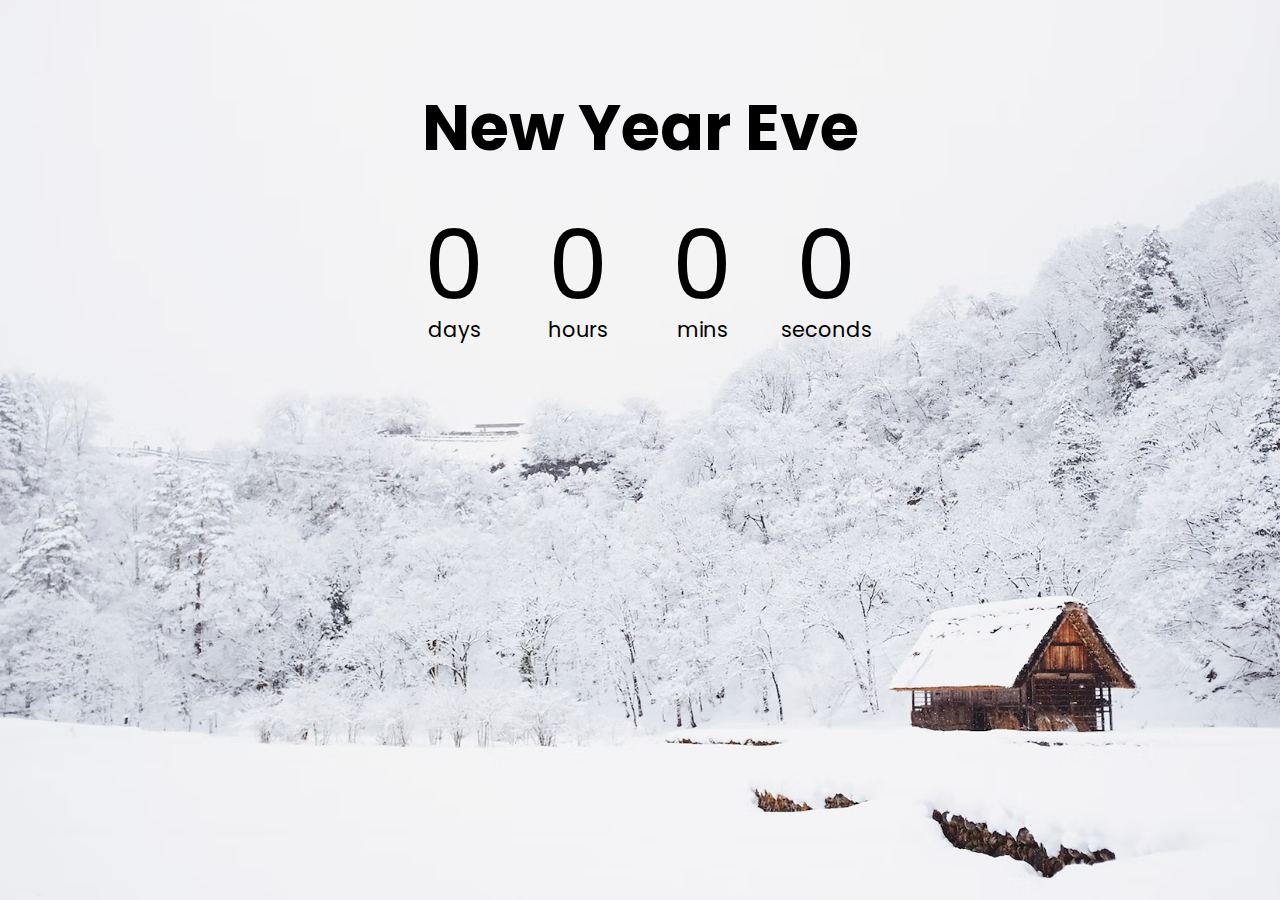
<file: 01 - Countdown - timer/index.html>
<!DOCTYPE html>
<html lang="en">
  <head>
    <meta charset="UTF-8" />
    <meta http-equiv="X-UA-Compatible" content="IE=edge" />
    <meta name="viewport" content="width=device-width, initial-scale=1.0" />
    <link rel="stylesheet" href="style.css" />
    <title>Countdown Timer</title>
  </head>
  <body>
    <h1>New Year Eve</h1>

    <div class="countdown-container">
      <div class="countdown-el days-c">
        <p class="big-text" id="days">0</p>
        <span>days</span>
      </div>
      <div class="countdown-el hours-c">
        <p class="big-text" id="hours">0</p>
        <span>hours</span>
      </div>
      <div class="countdown-el mins-c">
        <p class="big-text" id="mins">0</p>
        <span>mins</span>
      </div>
      <div class="countdown-el seconds-c">
        <p class="big-text" id="seconds">0</p>
        <span>seconds</span>
      </div>
    </div>
    <script src="script.js"></script>
  </body>
</html>
</file>
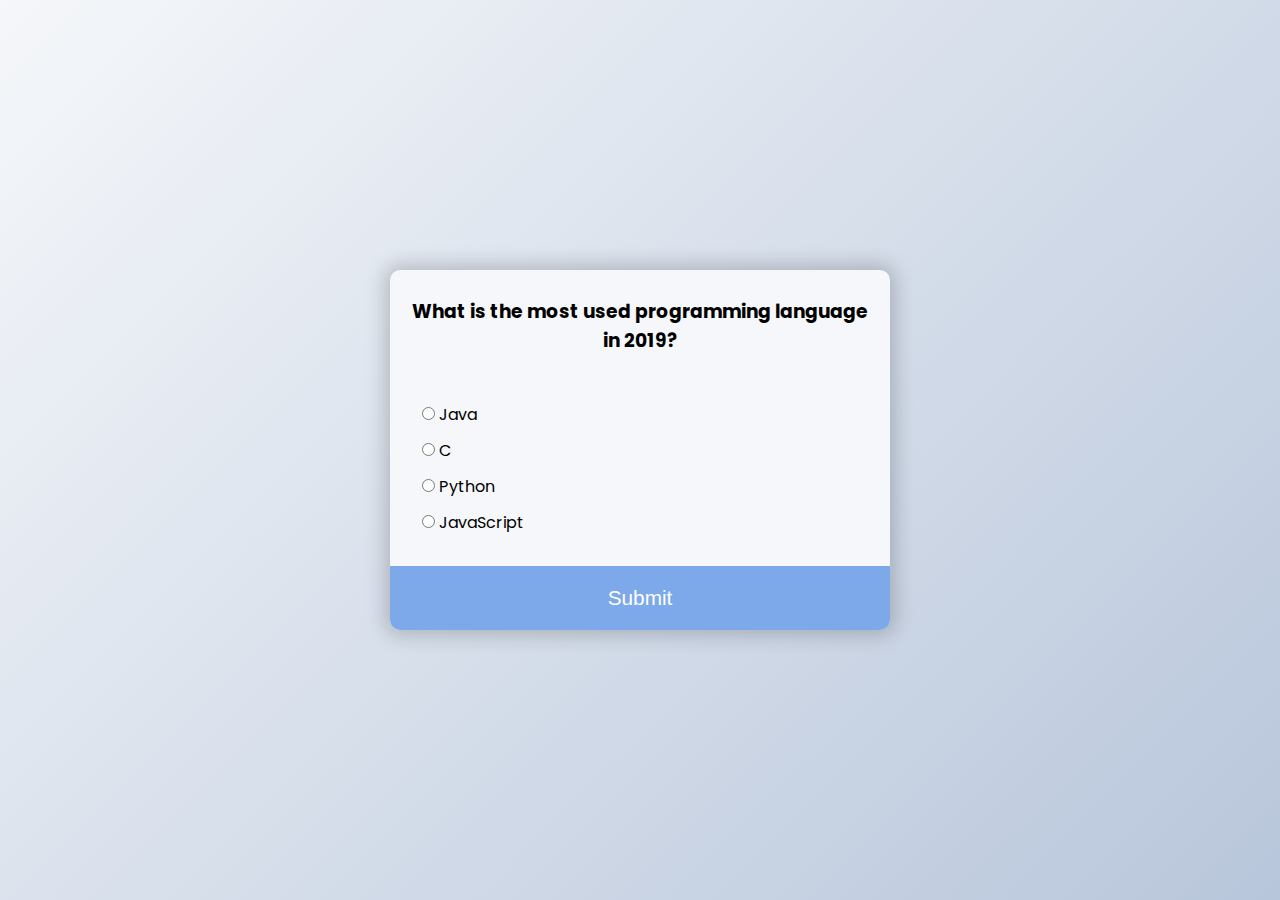
<file: 02 - Quiz app/index.html>
<!DOCTYPE html>
<html lang="en">
  <head>
    <meta charset="UTF-8" />
    <meta http-equiv="X-UA-Compatible" content="IE=edge" />
    <meta name="viewport" content="width=device-width, initial-scale=1.0" />
    <link rel="stylesheet" href="style.css" />
    <title>Quiz app</title>
  </head>
  <body>
    <div class="quiz-container" id="quiz">
      <div class="quiz-header">
        <h3 id="question">Question Text?</h3>
        <ul>
          <li>
            <input type="radio" name="answer" class="answer" id="a" />
            <label for="a" id="a_text">answer a</label>
          </li>
          <li>
            <input type="radio" name="answer" class="answer" id="b" />
            <label for="b" id="b_text">answer b</label>
          </li>
          <li>
            <input type="radio" name="answer" class="answer" id="c" />
            <label for="c" id="c_text">answer c</label>
          </li>
          <li>
            <input type="radio" name="answer" class="answer" id="d" />
            <label for="d" id="d_text">answer d</label>
          </li>
        </ul>
      </div>
      <button class="btn" id="submit">Submit</button>
    </div>
    <script src="script.js"></script>
  </body>
</html>
</file>
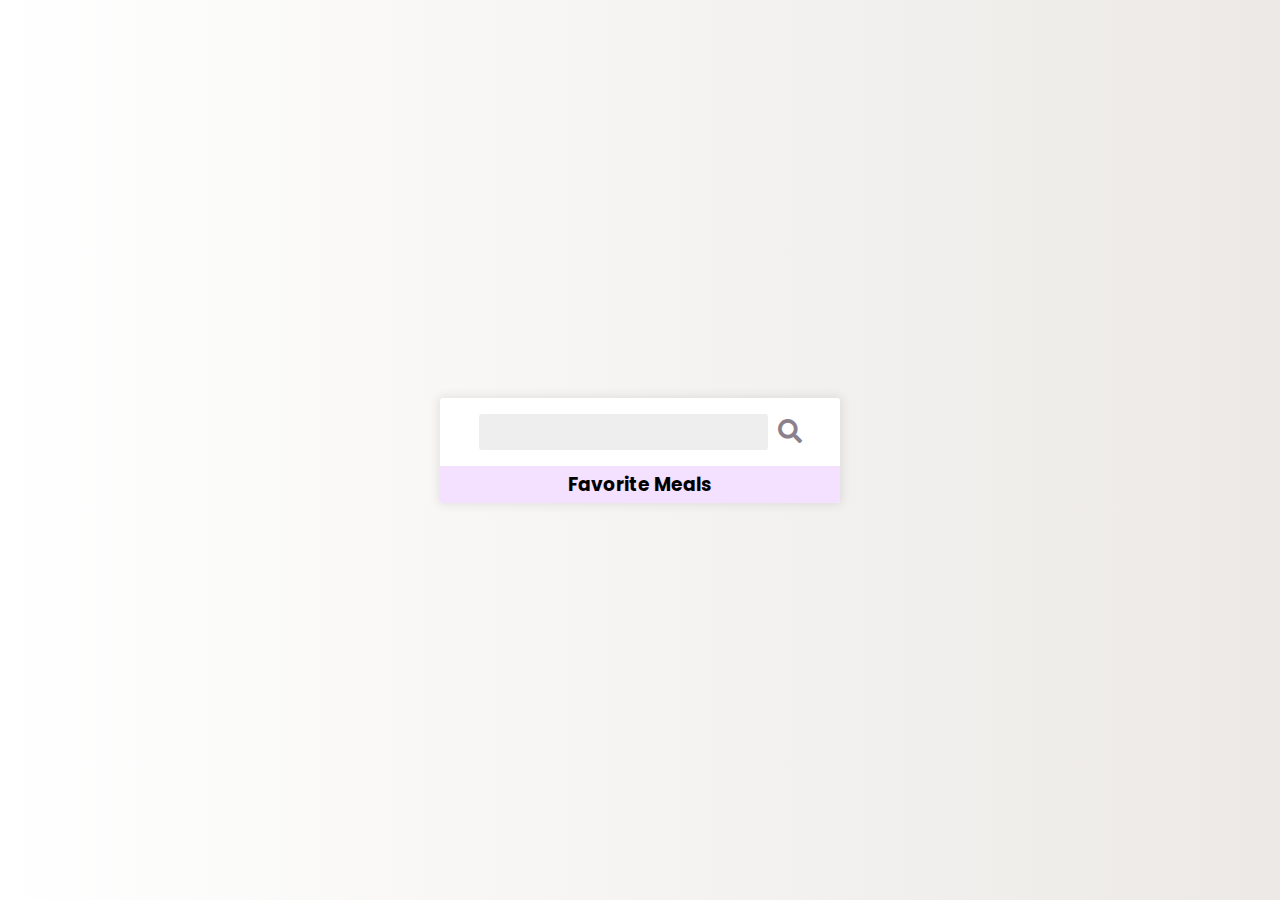
<file: 03 - Recipes app/index.html>
<!DOCTYPE html>
<html lang="en">
  <head>
    <meta charset="UTF-8" />
    <meta http-equiv="X-UA-Compatible" content="IE=edge" />
    <meta name="viewport" content="width=device-width, initial-scale=1.0" />
    <link
      rel="stylesheet"
      href="https://cdnjs.cloudflare.com/ajax/libs/font-awesome/5.14.0/css/all.min.css"
    />
    <link rel="stylesheet" href="style.css" />
    <title>Recipes app</title>
  </head>
  <body>
    <div class="mobile-container">
      <header>
        <input type="text" id="search-term" />
        <button id="search"><i class="fas fa-search"></i></button>
      </header>
      <div class="fav-container">
        <h3>Favorite Meals</h3>
        <ul class="fav-meals" id="fav-meals"></ul>
      </div>
      <div class="meals" id="meals"></div>
    </div>

    <div class="popup-container hidden" id="meal-popup">
      <div class="popup">
        <button id="close-popup" class="close-popup">
          <i class="fas fa-times"></i>
        </button>
        <div class="meal-info" id="meal-info"></div>
      </div>
    </div>

    <script src="script.js"></script>
  </body>
</html>
</file>
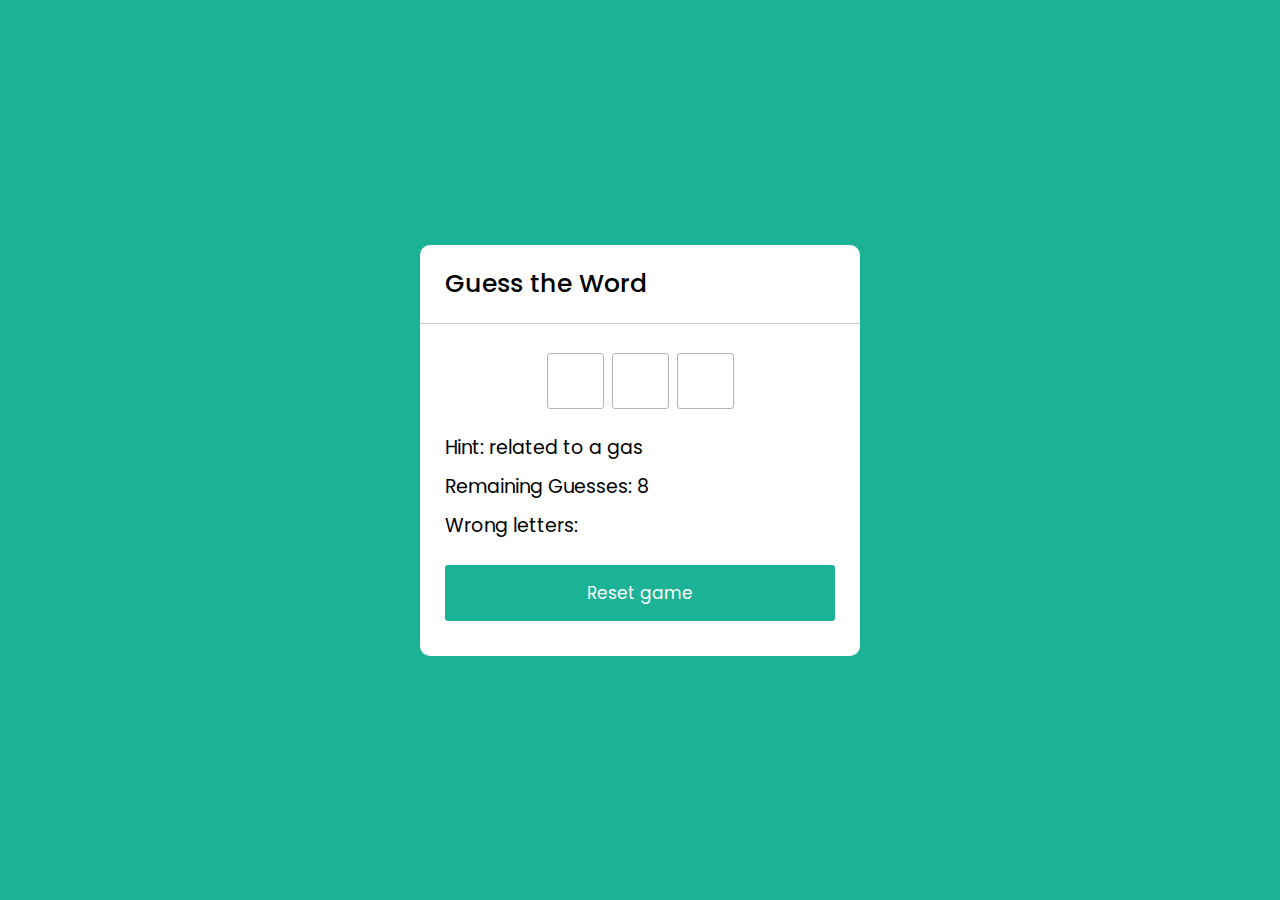
<file: 05 - Guess the World/index.html>
<!DOCTYPE html>
<html lang="en">
   <head>
      <meta charset="UTF-8" />
      <meta http-equiv="X-UA-Compatible" content="IE=edge" />
      <meta name="viewport" content="width=device-width, initial-scale=1.0" />
      <link rel="stylesheet" href="style.css" />
      <title>Guess the World</title>
   </head>
   <body>
      <div class="wrapper">
         <h1>Guess the Word</h1>

         <div class="content">
            <input type="text" class="typing-input" maxlength="1" />
            <div class="inputs"></div>

            <div class="details">
               <p class="hint">Hint: <span></span></p>
               <p class="guess-left">Remaining Guesses: <span>10</span></p>
               <p class="wrong-letter">Wrong letters: <span></span></p>
            </div>
            <button class="reset-btn">Reset game</button>
         </div>
      </div>

      <script src="wordList.js"></script>
      <script src="app.js"></script>
   </body>
</html>
</file>
<file: 01 - Countdown - timer/style.css>
@import url("https://fonts.googleapis.com/css2?family=Poppins:wght@200;400;600&display=swap");

* {
  box-sizing: border-box;
}

body {
  margin: 0;
  font-family: "Poppins", sans-serif;
  background: url(./snow.avif) no-repeat center/cover;
  min-height: 100vh;
  display: flex;
  /* justify-content: center; */
  align-items: center;
  flex-direction: column;
}

h1 {
  margin-top: 5rem;
  font-size: 4rem;
}

span {
  font-size: 1.3rem;
}

.big-text {
  font-size: 6rem;
  line-height: 1;
  margin: 0 2rem;
}

.countdown-container {
  display: flex;
  align-items: center;
  justify-content: center;
}

.countdown-el {
  text-align: center;
}
</file>
<file: 02 - Quiz app/style.css>
@import url("https://fonts.googleapis.com/css2?family=Poppins:wght@200;400;600&display=swap");

* {
  box-sizing: border-box;
  margin: 0;
  padding: 0;
}

body {
  background-color: #b8c6db;
  background-image: linear-gradient(315deg, #b8c6db 0%, #f5f7fa 100%);
  display: flex;
  align-items: center;
  justify-content: center;
  font-family: "Poppins", sans-serif;
  margin: 0;
  min-height: 100vh;
}

h2 {
  padding: 2.7rem;
  text-align: center;
}

h3 {
  text-align: center;
  padding: 1rem;
  margin-top: 0.7rem;
}

.quiz-container {
  background: #f5f7fa;
  width: 500px;
  border-radius: 10px;
  overflow: hidden;
  box-shadow: 0 0 20px 5px rgba(0, 0, 0, 0.2);
}

.quiz-header ul {
  list-style-type: none;
  padding: 1.2rem 2rem;
}
.quiz-header ul li {
  margin: 0.7rem 0;
}
.quiz-header ul li label {
  cursor: pointer;
}

.btn {
  background-color: #7da8e9;
  display: block;
  width: 100%;
  padding: 20px 0;
  font-size: 1.3rem;
  color: #fff;
  border: 0;
  cursor: pointer;
  transition: all 0.3s ease;
}
.btn:hover {
  background-color: #3a7fe7;
  font-size: 1.35rem;
}
.btn:focus {
  outline: none;
}
</file>
<file: 03 - Recipes app/style.css>
@import url("https://fonts.googleapis.com/css2?family=Poppins:wght@200;400;600&display=swap");

* {
  box-sizing: border-box;
  margin: 0;
  padding: 0;
}

body {
  background: #ece9e6;
  background: -webkit-linear-gradient(to right, #ffffff, #ece9e6);
  background: linear-gradient(to right, #ffffff, #ece9e6);
  display: flex;
  align-items: center;
  justify-content: center;
  font-family: "Poppins", sans-serif;
  margin: 0;
  min-height: 100vh;
}

img {
  max-width: 100%;
}

.mobile-container {
  background-color: #fff;
  box-shadow: 0 0 10px 2px #3333331a;
  border-radius: 3px;
  overflow: hidden;
  width: 400px;
}

header {
  display: flex;
  align-items: center;
  justify-content: center;
  padding: 1rem;
}

header input {
  background-color: #eee;
  border: none;
  border-radius: 3px;
  font-family: inherit;
  padding: 0.5rem 1rem;
}

header button {
  background-color: transparent;
  border: none;
  color: rgb(138, 129, 141);
  font-size: 1.5rem;
  margin-left: 10px;
}

.fav-container {
  background-color: rgb(243, 225, 255);
  padding: 0.25rem 1rem;
  text-align: center;
}

.fav-meals {
  display: flex;
  flex-wrap: wrap;
  justify-content: center;
  list-style-type: none;
  padding: 0;
}

.fav-meals li {
  cursor: pointer;
  position: relative;
  margin: 5px;
  width: 75px;
}

.fav-meals li .clear {
  background-color: transparent;
  color: rgb(219, 76, 76);
  border: none;
  cursor: pointer;
  opacity: 0;
  position: absolute;
  top: -0.5rem;
  right: -0.5rem;
  font-size: 1.2rem;
  outline: none;
}

.fav-meals li:hover .clear {
  opacity: 1;
}

.fav-meals li img {
  border: 2px solid #ffffff;
  border-radius: 50%;
  box-shadow: 0 0 10px 2px #3333331a;
  object-fit: cover;
  height: 70px;
  width: 70px;
}

.fav-meals li span {
  display: inline-block;
  font-size: 0.9rem;
  /* make our fav's name shorter. */
  white-space: nowrap;
  overflow: hidden;
  text-overflow: ellipsis;
  width: 75px;
}

.meal {
  border-radius: 3px;
  box-shadow: 0 0 10px 2px #3333331a;
  cursor: pointer;
  margin: 1.5rem;
  overflow: hidden;
}

.meal-header {
  position: relative;
}

.meal-header .random {
  position: absolute;
  top: 1rem;
  background-color: #fff;
  padding: 0.25rem 1rem;
  border-top-right-radius: 3px;
  border-bottom-right-radius: 3px;
}

.meal-header img {
  object-fit: cover;
  height: 250px;
  width: 100%;
}

.meal-body {
  display: flex;
  align-items: center;
  justify-content: space-between;
  padding: 1rem;
}

.meal-body h4 {
  margin: 0;
}

.meal-body .fav-btn {
  border: none;
  background-color: transparent;
  color: rgb(197, 188, 188);
  cursor: pointer;
  font-size: 1.2rem;
}

.meal-body .fav-btn.active {
  color: rebeccapurple;
}

.popup-container {
  background-color: rgba(0, 0, 0, 0.5);
  display: flex;
  align-items: center;
  justify-content: center;
  position: fixed;
  left: 0;
  right: 0;
  top: 0;
  bottom: 0;
}

.popup-container.hidden {
  opacity: 0;
  pointer-events: none;
}

.popup {
  background-color: #fff;
  border-radius: 5px;
  padding: 0 2rem;
  position: relative;
  overflow: auto;
  max-height: 100vh;
  max-width: 600px;
  width: 100%;
}

.popup .close-popup {
  background-color: transparent;
  border: none;
  cursor: pointer;
  font-size: 1.5rem;
  position: absolute;
  top: 1rem;
  right: 1rem;
}

.meal-info h1 {
  text-align: center;
}
</file>
<file: 05 - Guess the World/style.css>
@import url("https://fonts.googleapis.com/css2?family=Poppins:wght@200;400;500;600&display=swap");

* {
   margin: 0;
   padding: 0;
   box-sizing: border-box;
   font-family: "Poppins", sans-serif;
}

body {
   display: flex;
   justify-content: center;
   align-items: center;
   min-height: 100vh;
   background: #1bb295;
}

.wrapper {
   width: 440px;
   background: #fff;
   border-radius: 10px;
}

.wrapper h1 {
   font-size: 25px;
   font-weight: 500;
   padding: 20px 25px;
   border-bottom: 1px solid #ccc;
}

.wrapper .content {
   margin: 25px 25px 35px;
}

.content .inputs {
   display: flex;
   flex-wrap: wrap;
   justify-content: center;
}

.inputs input {
   width: 57px;
   height: 56px;
   margin: 4px;
   border: 1px solid #b5b5b5;
   border-radius: 3px;
   background: none;
   font-size: 24px;
   color: #1bb295;
   font-weight: 500;
   text-align: center;
   text-transform: uppercase;
}
.inputs input:first-child {
   margin-left: 0px;
}
.inputs input:last-child {
   margin-right: 0px;
}

.content .details {
   margin: 20px 0 25px;
}

.content .typing-input {
   opacity: 0;
   z-index: -100;
   position: absolute;
}

.details p {
   font-size: 19px;
   margin-bottom: 10px;
}

.reset-btn {
   width: 100%;
   font-size: 17px;
   padding: 15px 0;
   border: none;
   outline: none;
   color: #fff;
   background: #1bb295;
   border-radius: 3px;
   cursor: pointer;
}
</file>
